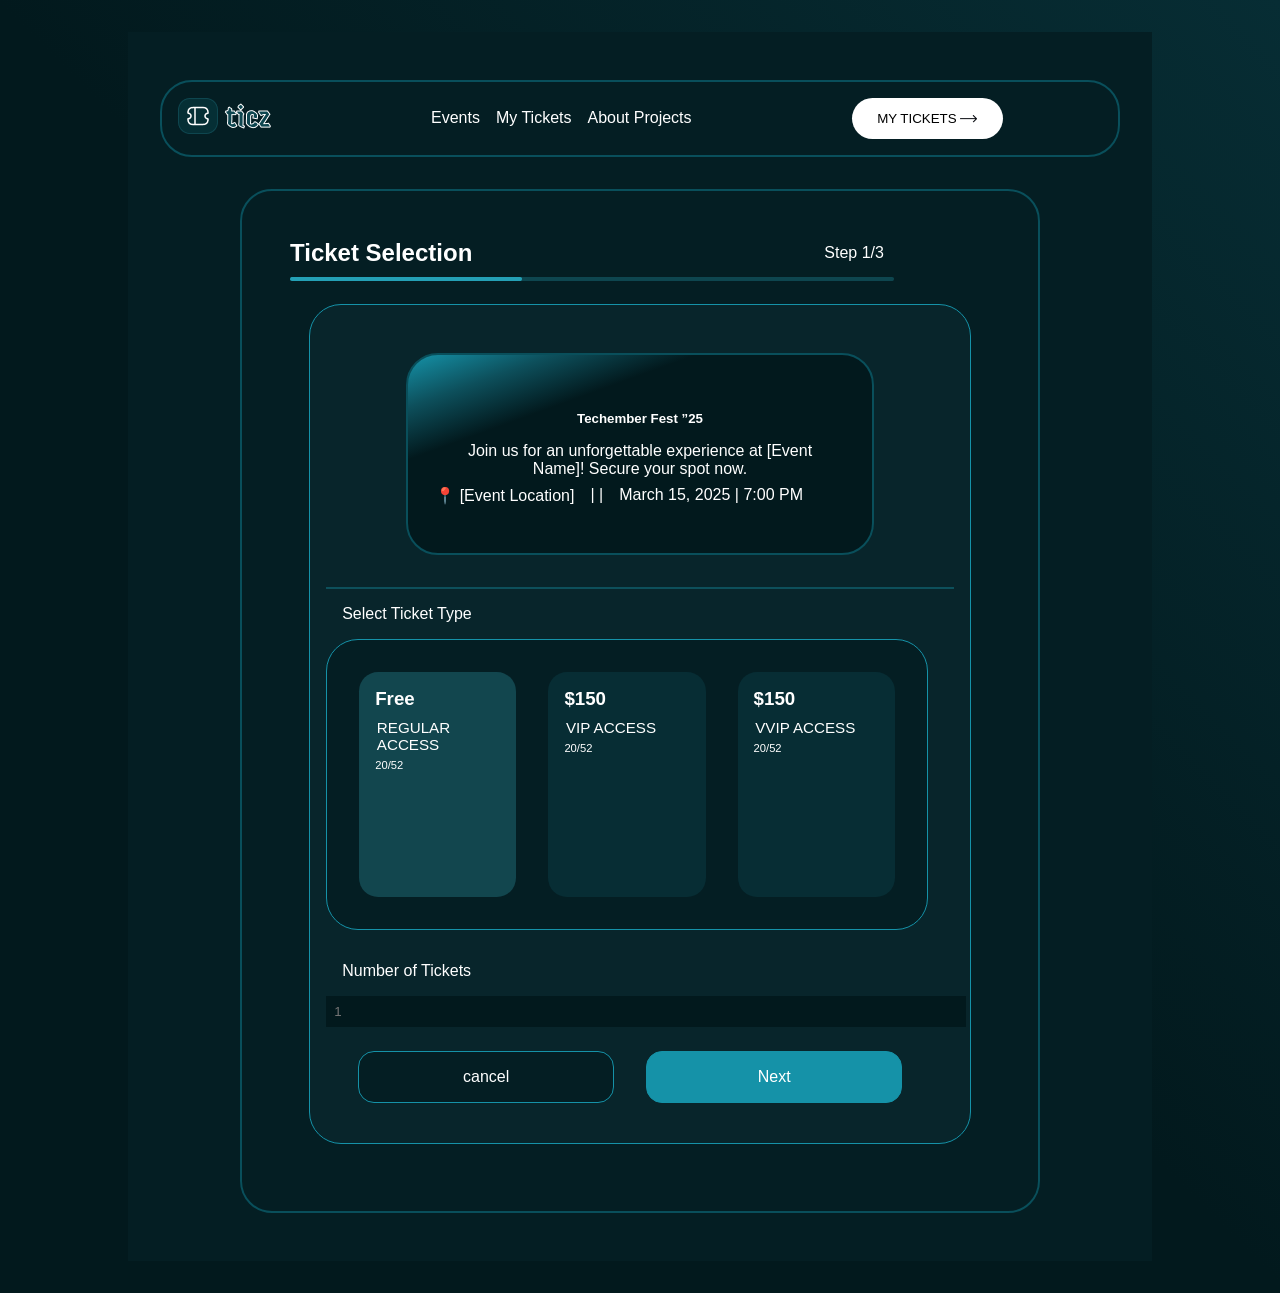
<file: index.html>
<!doctype html>
<html lang="en">
  <head>
    <meta charset="UTF-8" />
    <meta name="viewport" content="width=device-width, initial-scale=1.0" />
    <title>Event Ticket Booking</title>
    <link rel="stylesheet" href="style.css">
  </head>
  <body>
    <!-- -------------HEADER------------ -->
    <section class="main-container">
      <header>
      <div class="logo"><img src="assests/logo.png" alt="" /></div>
      <div class="links">
        <a href="#"> Events</a>
        <a href="#"> My Tickets</a>
        <a href="#"> About Projects</a>
      </div>
      <div class="btn">
        <button>MY TICKETS <img src="assests/Line 5.png" alt="" /></button>
      </div>
    </header>
    <section class="parent-container">
      <div class="tic"><h2>Ticket Selection</h2>
      <p>Step 1/3</p></div>
      
      <div class="Progress-bar"><img src="assests/Progress container.png" alt="" /></div>
      <!-- ----------------------- -->
     <section class="inner-container">
       <section class="child-container">
        <main>
          <h1>Techember Fest ”25</h1>
          <p class="para">
            Join us for an unforgettable experience at [Event Name]! Secure your
            spot now.
          </p>
          <div class="line">
            <p>📍 [Event Location]</p> <p>| |</p> <p>March 15, 2025 | 7:00 PM</p>
        </main>
        
      </section>
      <div class="divider"></div>
<!-- ------------------------------- -->
      <p class="tic-type">
        Select Ticket Type
      </p>
      <!-- ///////////////////// -->
      <div class="card-container">
        <div class="card highlight">
          <h3> Free</h3>
          <p> REGULAR ACCESS</p>
          <span> 20/52</span>
        </div>
        <div class="card">
          <h3> $150</h3>
          <p> VIP ACCESS</p>
          <span> 20/52</span>
        </div>
        <div class="card">
          <h3> $150</h3>
          <p> VVIP ACCESS</p>
          <span> 20/52</span>
        </div>
      </div>
      <!-- ----------------------- -->
       <p  class="tic-type"> Number of Tickets</p>
       <form action="">
        <input type="number" placeholder="1" >
       </form>
       <!-- Buttons -->
        <div class="btns">
  <button class="cancel" onclick="refreshPage()">cancel</button>
  <button class="highlight" onclick="goToNextPage()">Next</button>
</div>

    </section>
     </section>

    </section>
    <script src="script.js"></script>
  </body>
</html>
</file>
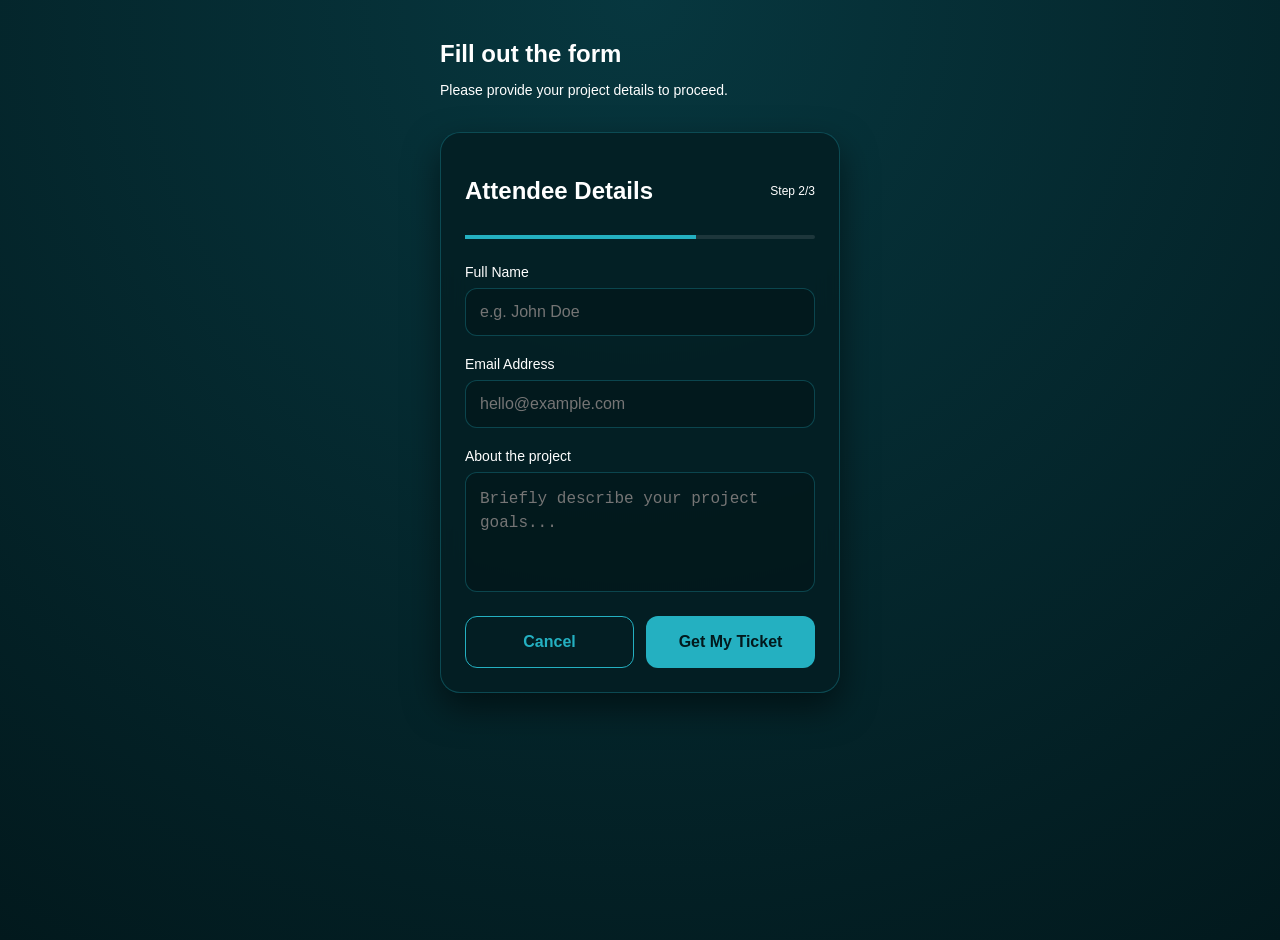
<file: in.html>
<!doctype html>
<html lang="en">
  <head>
    <meta charset="UTF-8" />
    <meta name="viewport" content="width=device-width, initial-scale=1.0" />
    <title>Attendee Details - Step 2</title>
    <link rel="stylesheet" href="in.css" />
  </head>
  <body>
    <main class="mobile-container">
      <!-- New Instruction Header -->
      <div class="header-instruction">
        <h1>Fill out the form</h1>
        <p>Please provide your project details to proceed.</p>
      </div>

      <section class="form-card">
        <div class="header-meta">
          <h2>Attendee Details</h2>
          <span class="step-indicator">Step 2/3</span>
        </div>

        <div class="progress-bar"><div class="fill"></div></div>

        <form id="detailsForm">
          <div class="input-group">
            <label for="fullName">Full Name</label>
            <input
              type="text"
              id="fullName"
              placeholder="e.g. John Doe"
              required
            />
          </div>

          <div class="input-group">
            <label for="userEmail">Email Address</label>
            <input
              type="email"
              id="userEmail"
              placeholder="hello@example.com"
              required
            />
          </div>

          <div class="input-group">
            <label for="projectDetails">About the project</label>
            <!-- Refined Textarea -->
            <textarea
              id="projectDetails"
              placeholder="Briefly describe your project goals..."
            ></textarea>
          </div>

          <div class="btns">
            <button type="button" class="btn-secondary" id="backBtn">
              Cancel
            </button>
            <button type="submit" class="btn-primary" id="getTicketBtn">
              Get My Ticket
            </button>
          </div>
        </form>
      </section>
    </main>
    <script type="module" src="app.js"></script>
  </body>
</html>
</file>
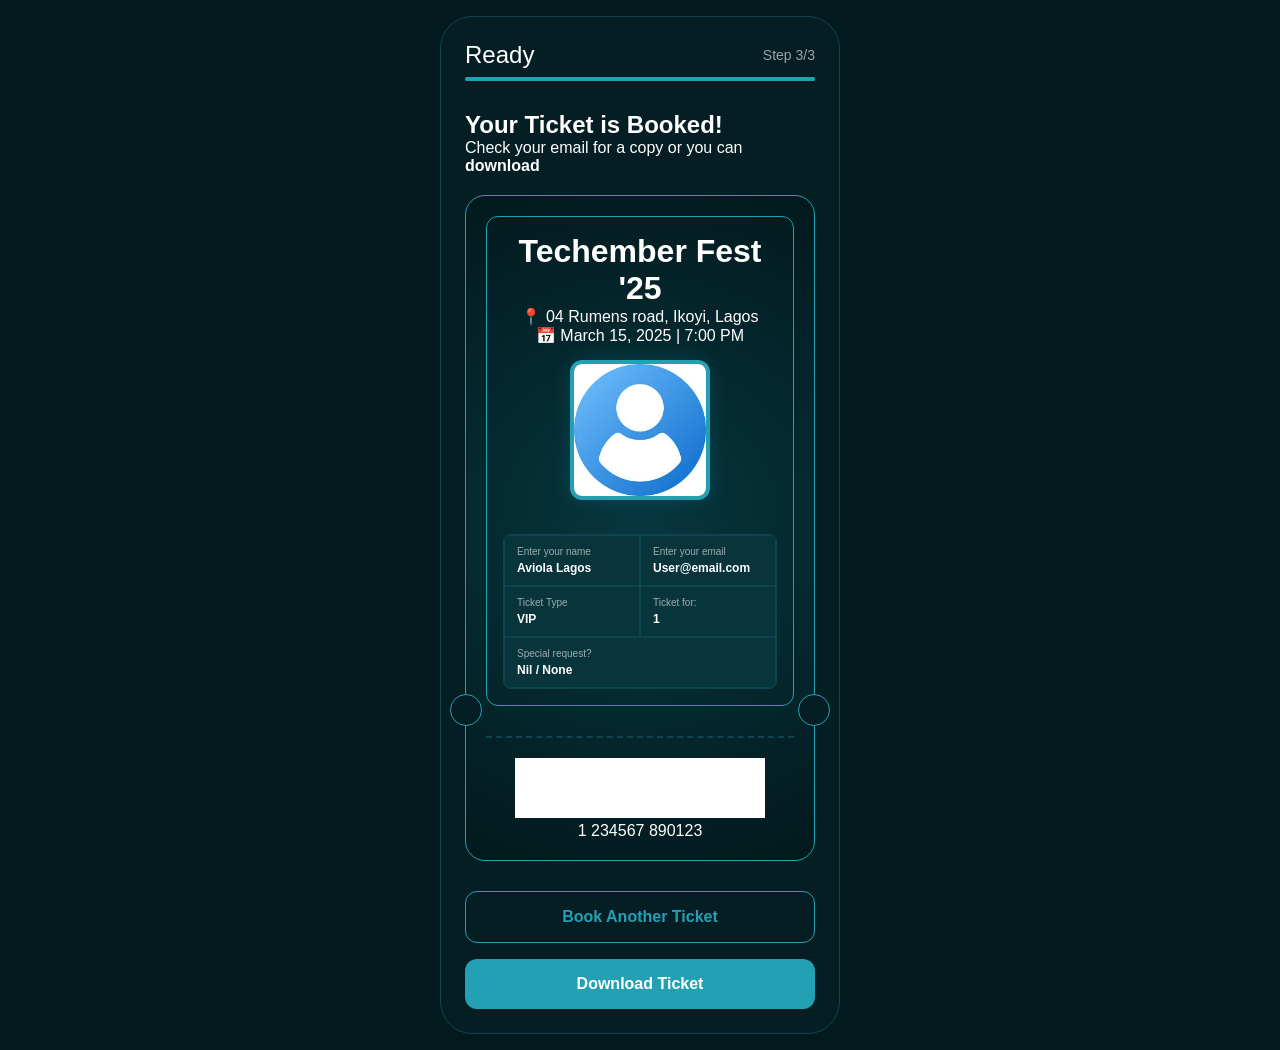
<file: out.html>
<!doctype html>
<html lang="en">
  <head>
    <meta charset="UTF-8" />
    <meta name="viewport" content="width=device-width, initial-scale=1.0" />
    <title>Document</title>
    <script src="https://cloudflare.com"></script>
    <link rel="stylesheet" href="out.css" />
  </head>
  <body>
    <div class="parent-container">
      <div class="tic">
        <h1>Ready</h1>
        <span>Step 3/3</span>
      </div>
      <div class="progress-container">
        <div class="progress-bar" style="width: 100%"></div>
      </div>

      <div class="status-message">
        <h2>Your Ticket is Booked!</h2>
        <p>Check your email for a copy or you can <strong>download</strong></p>
      </div>

      <!-- The Actual Ticket Card -->
      <div class="ticket-card">
        <div class="ticket-inner">
          <div class="event-info">
            <h1>Techember Fest '25</h1>
            <p>📍 04 Rumens road, Ikoyi, Lagos</p>
            <p>📅 March 15, 2025 | 7:00 PM</p>
          </div>

          <div class="user-photo">
            <img src="assests/download.jpg" alt="Attendee" />
          </div>

          <div class="ticket-data-grid">
            <div class="data-item">
              <label>Enter your name</label>
              <p>Aviola Lagos</p>
            </div>
            <div class="data-item">
              <label>Enter your email</label>
              <p>User@email.com</p>
            </div>
            <div class="data-item">
              <label>Ticket Type</label>
              <p>VIP</p>
            </div>
            <div class="data-item">
              <label>Ticket for:</label>
              <p>1</p>
            </div>
            <div class="data-item full">
              <label>Special request?</label>
              <p>Nil / None</p>
            </div>
          </div>
        </div>

        <!-- Barcode Section -->
        <div class="barcode-section">
          <img src="assests/barcode.png" alt="barcode"  width="50px"/>
          <p>1 234567 890123</p>
        </div>
      </div>

      <div class="btns">
        <button class="primary-btn">Download Ticket</button>
        <button class="secondary-btn">Book Another Ticket</button>
      </div>

    </div>

    <!-- 1. Add this script tag in your <head> or before your own scripts -->


<!-- 2. Replace your barcode img tag with this SVG -->
<!-- <div class="barcode-section">
    <svg id="barcode"></svg>
    <p id="barcode-number">000000-00-00</p>
</div> -->

    <script type="module" src="out.js"></script>
  </body>
</html>
</file>
<file: style.css>
* {
  margin: 0;
  padding: 0;
  box-sizing: border-box;
  font-family: "Segoe UI", Tahoma, Geneva, Verdana, sans-serif;
}
body {
  margin: 2rem 8rem;
  background: linear-gradient(45deg, #02191d, #02191d, #072d34);
}
.main-container {
  background-color: #041e23;
  color: white;
  padding: 1rem;
}
header {
  border: 2px solid #094f5b;
  border-radius: 2rem;
  display: flex;
  align-items: center;
  gap: 10rem;
  margin: 2rem 1rem;
  padding: 1rem;
}
.links {
  display: flex;
  gap: 1rem;
}
.links a {
  text-decoration: none;
  color: white;
}
.btn button {
  background-color: white;
  color: black;
  border: none;
  outline: none;
  border-radius: 2rem;
  padding: 0.8rem 1.6rem;
}
/* --------------- */
.parent-container {
  margin: 2rem 6rem;
  border: 2px solid #094f5b;
  border-radius: 2rem;
  padding: 3rem;
}
.tic {
  display: flex;
  align-items: center;
  gap: 22rem;
}
/* .progress-bar img {
  width: 30000px;
  height: 50px;
} */
/* ------------------------- */

.inner-container {
  background-color: #08252b;
  padding: 1rem;
  margin: 1.2rem;
  border-radius: 2rem;
  border: 1px solid #1592a8;
}
.child-container {
  display: flex;
  flex-direction: column;
  border: 2px solid #094f5b;
  border-radius: 2rem;
  margin: 2rem 5rem;
  padding: 3rem;
  text-align: center;
  align-items: center;
  justify-content: center;
  background: linear-gradient(
    160deg,
    #1592a8,
    #1592a864,
    #02191d,
    #02191d,
    #02191d,
    #02191d,
    #02191d,
    #02191d
  );
}
main h1 {
  padding: 0.5rem;
}
main .para {
  width: 32vw;
  text-align: center;
  padding: 0.5rem;
}
.line {
  display: flex;
  gap: 1rem;
}
.divider {
  border-bottom: 2px solid #1592a863;
}
/* =--------------------- */
.tic-type {
  padding: 1rem;
}
.card-container {
  display: flex;
  gap: 2rem;
  justify-content: center;
  align-items: center;
  background-color: #041e23;
  border: 1px solid #1592a8;
  padding: 2rem;
  border-radius: 2rem;
  margin-bottom: 1rem;
  width: 47vw;
}
.card {
  background-color: #072d34;
  padding: 1rem;
  border-radius: 1.2rem;
  width: 50vw;
  height: 25vh;
  /* max-width: fit-content; */
}
/* ---------------- */
.card.selected {
  border-color: #5fc4d6;
  background-color: #054854; /* Darker teal to match your UI */
  box-shadow: 0 0 10px rgba(36, 160, 181, 0.5);
  color: white;
}
/* ------------------------- */
.card h3 {
  padding-bottom: 0.5rem;
}
.card p {
  font-size: 0.95rem;
  padding: 0.1rem;
}
.card span {
  font-size: 0.7rem;
}

.card-container .highlight {
  background-color: #12464e;
}
input {
  background-color: #02191d;
  color: white;
  padding: 0.5rem;
  border: none;
  outline: none;
  width: 50vw;
}
.btns {
  display: flex;
  gap: 2rem;
  margin: 1.5rem 2rem;
}
.btns button {
  padding: 1rem 2rem;
  border: none;
  border-radius: 1rem;
  width: 20vw;
  background-color: #041e23;
  border: 1px solid #1592a8;
  color: white;
  font-size: 1rem;
}
.btns .highlight {
  background-color: #1592a8;
}

/* Responsive Styles */
@media (max-width: 1024px) {
  header {
    gap: 2rem;
    justify-content: space-between;
  }

  .tic {
    gap: 5rem;
  }
}

@media (max-width: 768px) {
  body {
    margin: 1rem; /* Remove the huge 8rem side margins */
  }

  header {
    flex-direction: column;
    gap: 1rem;
    border-radius: 1rem;
  }

  .links {
    font-size: 0.9rem;
  }

  .parent-container {
    margin: 1rem 0;
    padding: 1.5rem;
  }

  .tic {
    flex-direction: column;
    gap: 1rem;
    text-align: center;
  }

  .child-container {
    margin: 1rem 0;
    padding: 1.5rem;
  }

  main .para {
    width: 100%; /* Take full width on mobile */
  }

  .card-container {
    flex-direction: column; /* Stack cards vertically */
    padding: 1rem;
  }

  .card,
  input {
    width: 50vw; /* Overriding the 50vw */
  }

  .btns {
    flex-direction: column-reverse; /* Usually best to have the primary action on top for mobile */
    margin: 1rem 0;
  }

  .btns button {
    width: 100%; /* Full width buttons */
  }
}

/* --------------------------------------------- */
/* ==================================================== */
/* PIXEL-PERFECT MOBILE MEDIA QUERIES (768px & Below)   */
/* ==================================================== */

@media screen and (max-width: 768px) {
  /* 1. Global Reset for Mobile */
  body {
    margin: 2px; /* Removes the 8rem side margins */
    padding: 0;
  }

  /* 2. Header Adjustments */
  header {
    margin: 10px 0;
    gap: 0;
    flex-direction: row;
    justify-content: space-between;
    padding: 10px 15px;
  }

  .links {
    display: none; /* Usually hidden on mobile in this design */
  }

  /* 3. Main Ticket Container */
  .parent-container {
    margin: 0;
    padding: 1rem;
    border-radius: 24px;
    width: 100%;
  }
  .inner-container {
    border: none;
    background-color: none;
    padding: 0.2rem;
    margin: 0.5rem;
  }
  .Progress-bar img {
    width: 80vw;
  }

  .tic {
    display: flex;
    flex-direction: row;
    gap: 0;
    justify-content: space-between;
  }

  .tic h1 {
    font-size: 20px;
  }

  /* 4. Event Info Card (The Gradient Section) */
  .child-container {
    margin: 15px 0;
    padding: 20px;
    width: 100%;
    border-radius: 20px;
    background: radial-gradient(circle at top, #07373f 0%, #02191d 100%);
  }
  main {
    display: flex;
    flex-direction: column;
    text-align: center;
    justify-content: center;
    align-items: center;
    padding: 1rem;
  }

  main h1 {
    font-size: 28px;
    line-height: 1.1;
  }
  .line {
    flex-direction: column;
    gap: 0.2rem;
  }

  main .para {
    width: 100%;
    font-size: 14px;
    text-align: center;
  }

  /* 5. Ticket Type Selection Grid */
  .card-container {
    flex-direction: column; /* Stack cards vertically */
    width: 100%; /* Fixes 47vw */
    gap: 12px;
    padding: 12px;
  }

  .card {
    width: 100%; /* Fixes 50vw */
    height: auto;
    padding: 16px;
    border: 1px solid #197686;
    transition: all 0.3s cubic-bezier(0.4, 0, 0.2, 1);
  }

  /* Selected State Animation */
  .card.selected {
    transform: scale(1.02);
    background-color: #12464e;
    border-color: #24a0b5;
  }

  /* 6. Form Inputs */
  input,
  select {
    width: 100%; /* Fixes 50vw */
    border-radius: 10px;
    border: 1px solid #07373f;
    padding: 14px;
  }

  /* 7. Action Buttons (Cancel / Next) */
  .btns {
    flex-direction: column-reverse; /* Primary 'Next' button stays on top */
    gap: 12px;
    margin: 20px 0;
  }
  .btns a {
    text-decoration: none;
  }

  .btns button {
    width: 100%; /* Fixes 20vw */
    padding: 16px;
    border-radius: 10px;
    font-weight: 600;
  }

  /* Animation for buttons */
  .btns button:active {
    transform: scale(0.95);
    transition: 0.1s;
  }
}

/* 8. Extra Small Screens (iPhone SE / Small Androids) */
@media screen and (max-width: 380px) {
  main h1 {
    font-size: 24px;
  }

  .parent-container {
    padding: 15px;
  }
}
</file>
<file: in.css>
/* Base Variables */
:root {
  --bg-dark: #02191d;
  --card-bg: rgba(4, 30, 35, 0.85);
  --teal-main: #24b0c1;
  --border-color: rgba(36, 176, 193, 0.3);
  --text-dim: #b3bdbe;
}

/* Mobile-First Layout */
body {
  margin: 0;
  background: radial-gradient(circle at top, #07373f, var(--bg-dark));
  color: white;
  font-family:
    "Inter",
    -apple-system,
    sans-serif;
  display: flex;
  justify-content: center;
  padding: 20px;
  min-height: 100vh;
}

.mobile-container {
  width: 100%;
  max-width: 400px; /* Optimized for mobile width */
  display: flex;
  flex-direction: column;
  gap: 20px;
  margin-top: 20px;
  color: white;
}

/* Header Styling */
.header-instruction h1 {
  font-size: 24px;
  margin: 0 0 5px 0;
  color: white;
}

.header-instruction p {
  font-size: 14px;
  color: white;
}

/* Card Styling */
.form-card {
  background: var(--card-bg);
  backdrop-filter: blur(12px);
  border: 1px solid var(--border-color);
  padding: 24px;
  border-radius: 20px;
  box-shadow: 0 15px 35px rgba(0, 0, 0, 0.5);
  color: white;
}

.header-meta {
  display: flex;
  justify-content: space-between;
  align-items: center;
  margin-bottom: 10px;
  color: white;
}

.step-indicator {
  font-size: 12px;
  color: white;
}

.progress-bar {
  height: 4px;
  background: rgba(255, 255, 255, 0.1);
  border-radius: 2px;
  margin-bottom: 25px;
  color: white;
}
.progress-bar .fill {
  width: 66%;
  height: 100%;
  background: var(--teal-main);
  color: white;
}

/* Textarea & Input Refinement */
.input-group {
  margin-bottom: 20px;
}

label {
  display: block;
  margin-bottom: 8px;
  font-size: 14px;
  color: white;
}

input,
textarea {
  width: 100%;
  padding: 14px;
  background: rgba(0, 0, 0, 0.2);
  border: 1px solid var(--border-color);
  border-radius: 12px;
  color: #07373f;
  font-size: 16px; /* Prevents auto-zoom on iPhone */
  box-sizing: border-box;
}

/* The Fixed Textarea */
textarea {
  height: 120px;
  line-height: 1.5;
  resize: none; /* Prevents user from breaking the layout */
}

input:focus,
textarea:focus {
  outline: none;
  border-color: var(--teal-main);
  box-shadow: 0 0 8px rgba(36, 176, 193, 0.3);
  color: white;
}

/* Mobile Button Grid */
.btns {
  display: grid;
  grid-template-columns: 1fr; /* Stacked for easier thumb reach on mobile */
  gap: 12px;
  margin-top: 10px;
}

button {
  padding: 16px;
  border-radius: 12px;
  font-weight: 700;
  cursor: pointer;
  font-size: 16px;
}

.btn-secondary {
  background: transparent;
  border: 1px solid var(--teal-main);
  color: var(--teal-main);
}
.btn-primary {
  background: var(--teal-main);
  border: none;
  color: var(--bg-dark);
}

/* Media Query for larger mobile/small tablets */
@media (min-width: 480px) {
  .btns {
    grid-template-columns: 1fr 1fr;
  }
}
</file>
<file: out.css>
/* --- 1. Global Reset & Variables --- */
:root {
  --bg-color: #02191d;      /* Deep dark background */
  --card-bg: #041e23;       /* Main container background */
  --ticket-bg: #072d34;     /* Inner ticket card background */
  --primary-teal: #24a0b5;  /* Main accent/border color */
  --border-muted: #0e464f;  /* Subtle border color */
  --text-white: #ffffff;
  --text-muted: rgba(255, 255, 255, 0.6);
}

* {
  margin: 0;
  padding: 0;
  box-sizing: border-box;
  font-family: 'Inter', sans-serif;
}

body {
  background-color: var(--bg-color);
  color: var(--text-white);
  padding: 16px;
  min-height: 100vh;
  display: flex;
  flex-direction: column;
  align-items: center;
}

/* --- 2. Main Wrapper Card --- */
.parent-container {
  background-color: var(--card-bg);
  border: 1px solid var(--border-muted);
  border-radius: 32px;
  padding: 24px;
  width: 100%;
  max-width: 400px; /* Locked for mobile app feel */
}

/* --- 3. Step Header --- */
.tic {
  display: flex;
  justify-content: space-between;
  align-items: center;
  margin-bottom: 8px;
}

.tic h1 {
  font-size: 24px;
  font-weight: 500;
}

.tic span {
  font-size: 14px;
  color: var(--text-muted);
}

.progress-container {
  width: 100%;
  height: 4px;
  background: var(--border-muted);
  border-radius: 2px;
  margin-bottom: 30px;
}

.progress-bar {
  height: 100%;
  background: var(--primary-teal);
  border-radius: 2px;
  transition: width 0.3s ease;
}

/* --- 4. The Ticket Shape (Figma Style) --- */
.ticket-card {
  margin-top: 20px;
  padding: 20px;
  background-color: var(--ticket-bg);
  border: 1px solid var(--primary-teal);
  border-radius: 20px;
  position: relative;
  background: radial-gradient(circle at center, #07373f 0%, #02191d 100%);
}

/* Punched corner effect using pseudo-elements */
.ticket-card::before, .ticket-card::after {
  content: "";
  position: absolute;
  width: 30px;
  height: 30px;
  background-color: var(--card-bg);
  border: 1px solid var(--primary-teal);
  border-radius: 50%;
  top: 75%; /* Align with the dashed divider */
  z-index: 2;
}

.ticket-card::before { left: -16px; }
.ticket-card::after { right: -16px; }

.ticket-inner {
  border: 1px solid var(--primary-teal);
  border-radius: 12px;
  padding: 16px;
  text-align: center;
}

/* --- 5. User Photo & Info --- */
.user-photo img {
  width: 140px;
  height: 140px;
  border: 4px solid var(--primary-teal);
  border-radius: 12px;
  margin: 15px 0;
  object-fit: cover;
  box-shadow: 0 0 20px rgba(36, 160, 181, 0.2);
}

/* --- 6. Data Grid (Information Table) --- */
.ticket-data-grid {
  display: grid;
  grid-template-columns: 1fr 1fr;
  background: #08343c;
  border-radius: 8px;
  border: 1px solid var(--border-muted);
  overflow: hidden;
  text-align: left;
  margin-top: 15px;
}

.data-item {
  padding: 10px 12px;
  border: 0.5px solid var(--border-muted);
}

.data-item.full { grid-column: span 2; }

.data-item label {
  font-size: 10px;
  color: var(--text-muted);
  display: block;
  margin-bottom: 4px;
}

.data-item p {
  font-size: 12px;
  font-weight: 600;
  word-break: break-all;
}

/* --- 7. Barcode Divider & Image --- */
.barcode-section {
  margin-top: 30px;
  padding-top: 20px;
  border-top: 2px dashed var(--border-muted);
  text-align: center;
}

.barcode-section img {
  width: 100%;
  max-width: 250px;
  height: 60px;
  filter: brightness(0) invert(1);
}

/* --- 8. Bottom Buttons --- */
.btns {
  display: flex;
  flex-direction: column-reverse; /* For mobile-first stacking */
  gap: 16px;
  margin-top: 30px;
}

.primary-btn, .secondary-btn {
  width: 100%;
  padding: 16px;
  border-radius: 12px;
  font-size: 16px;
  font-weight: 600;
  cursor: pointer;
  transition: transform 0.2s ease;
}

.primary-btn {
  background-color: var(--primary-teal);
  color: white;
  border: none;
}

.secondary-btn {
  background-color: transparent;
  color: var(--primary-teal);
  border: 1px solid var(--primary-teal);
}

.btns button:active { transform: scale(0.98); }





/* ============================================================ */
/* STEP 3: TICKET READY MOBILE STYLES                           */
/* ============================================================ */

@media screen and (max-width: 768px) {
  .status-message {
    text-align: center;
    margin: 30px 0;
  }

  .status-message h2 {
    font-size: 24px;
    margin-bottom: 8px;
  }

  /* The Ticket Shape */
  .ticket-card {
    background-color: #072d34;
    border: 1px solid #24a0b5;
    border-radius: 24px;
    padding: 20px;
    position: relative;
    background-image: radial-gradient(circle at top left, transparent 15px, #072d34 15px),
                      radial-gradient(circle at top right, transparent 15px, #072d34 15px);
    /* This creates the 'punched' ticket effect */
  }

  .ticket-inner {
    border: 1px solid #24a0b5;
    border-radius: 16px;
    padding: 15px;
    text-align: center;
  }

  .event-info h1 {
    font-family: 'JejuMyeongjo', serif;
    font-size: 22px;
    margin-bottom: 10px;
  }

  .user-photo img {
    width: 100px;
    height: 100px;
    border: 4px solid #24a0b5;
    border-radius: 12px;
    margin: 15px 0;
    object-fit: cover;
  }

  /* 2-Column Data Grid */
  .ticket-data-grid {
    display: grid;
    grid-template-columns: 1fr 1fr;
    border-top: 1px solid #197686;
    margin-top: 15px;
    text-align: left;
  }

  .data-item {
    padding: 10px;
    border-bottom: 1px solid #197686;
    border-right: 1px solid #197686;
  }

  .data-item:nth-child(even) {
    border-right: none;
  }

  .data-item.full {
    grid-column: span 2;
    border-right: none;
  }

  .data-item label {
    font-size: 10px;
    color: #888;
    display: block;
  }

  .data-item p {
    font-size: 12px;
    font-weight: bold;
  }

  /* Barcode Styles */
  .barcode-section {
    margin-top: 20px;
    text-align: center;
    border-top: 2px dashed #197686;
    padding-top: 20px;
  }

  .barcode-section img {
    width: 50%;
   /* Makes barcode white if needed */
  }

  /* Stacking buttons for Mobile */
  .btns {
    
    margin-top: 30px;
  }
}
</file>
